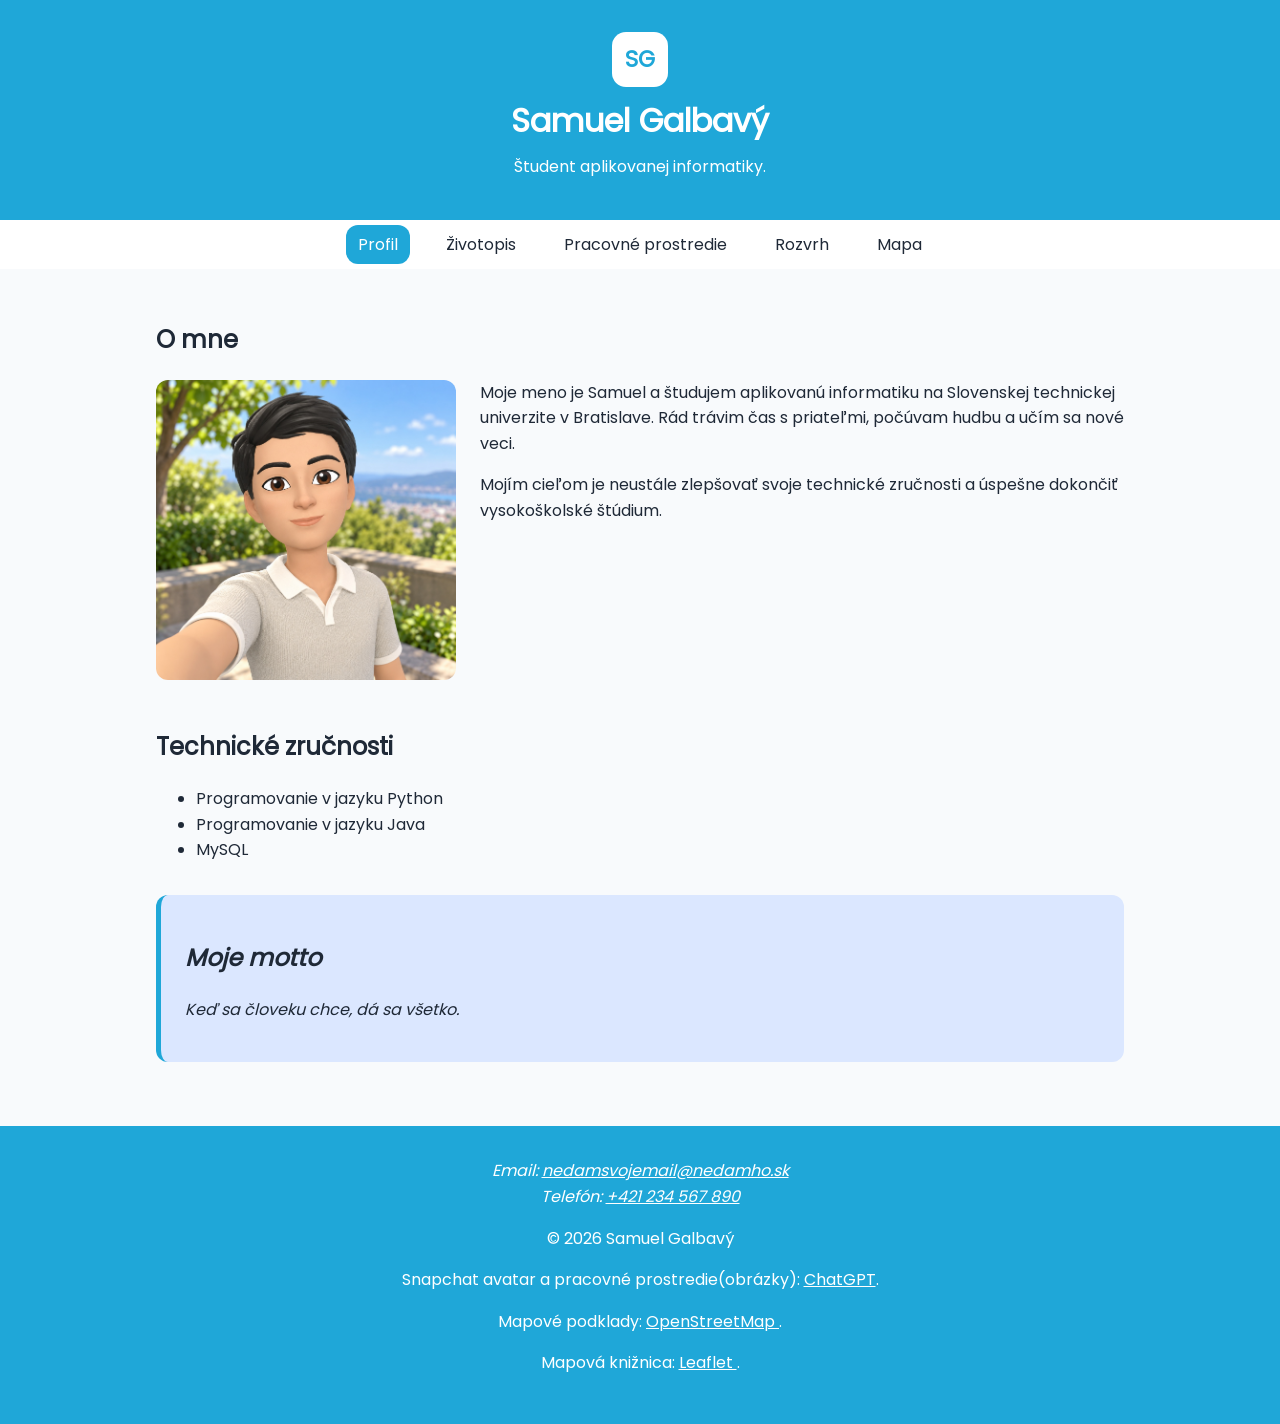
<file: index.html>
<!DOCTYPE html>
<html lang="sk">

<head>
    <meta charset="UTF-8">
    <meta name="viewport" content="width=device-width, initial-scale=1.0">

    <title>Profil | Samuel Galbavý</title>

    <meta name="description"
          content="Osobný profil Samuela Galbavého, študenta aplikovanej informatiky.">

    <meta property="og:title" content="Profil | Samuel Galbavý">
    <meta property="og:description"
          content="Osobná webová vizitka Samuela Galbavého.">
    <meta property="og:image" content="img/me.jpg">

    <link rel="icon" href="initials.png">
    <link rel="stylesheet" href="css/styles.css">
    <script src="js/script.js" defer></script>
</head>

<body>

    <header>
        <div>
            <p class="monogram">SG</p>

            <h1>Samuel Galbavý</h1>

            <p>Študent aplikovanej informatiky.</p>
        </div>
    </header>

    <nav>

        <button class="nav__toggle"
                type="button"
                aria-label="Otvoriť navigáciu">
            ☰
        </button>

        <ul>

            <li>
                <a class="nav__link nav__link--active"
                   href="index.html"
                   aria-current="page">
                    Profil
                </a>
            </li>

            <li>
                <a class="nav__link"
                   href="pages/cv.html">
                    Životopis
                </a>
            </li>

            <li>
                <a class="nav__link"
                   href="pages/workspace.html">
                    Pracovné prostredie
                </a>
            </li>

            <li>
                <a class="nav__link"
                   href="pages/schedule.html">
                    Rozvrh
                </a>
            </li>

            <li>
                <a class="nav__link"
                   href="pages/map.html">
                    Mapa
                </a>
            </li>

        </ul>

    </nav>

    <main>

        <section>

            <h2>O mne</h2>

            <img
                class="profile-photo"
                src="img/me.jpg"
                alt="avatar"
                width="300"
                height="300"
                loading="lazy"
            >

            <p>
                Moje meno je Samuel a študujem aplikovanú informatiku
                na Slovenskej technickej univerzite v Bratislave.
                Rád trávim čas s priateľmi, počúvam hudbu
                a učím sa nové veci.
            </p>

            <p>
                Mojím cieľom je neustále zlepšovať svoje technické
                zručnosti a úspešne dokončiť vysokoškolské štúdium.
            </p>

        </section>

        <section>

            <h2>Technické zručnosti</h2>

            <ul>
                <li>Programovanie v jazyku Python</li>
                <li>Programovanie v jazyku Java</li>
                <li>MySQL</li>
            </ul>

        </section>

        <aside>

            <h2>Moje motto</h2>

            <p>
                Keď sa človeku chce, dá sa všetko.
            </p>

        </aside>

    </main>

    <footer>

        <address>
            Email:
            <a href="mailto:nedamsvojemail@nedamho.sk">
                nedamsvojemail@nedamho.sk
            </a>

            <br>

            Telefón:
            <a href="tel:+421234567890">
                +421 234 567 890
            </a>
        </address>

        <p>© 2026 Samuel Galbavý</p>

        <p>
            Snapchat avatar a pracovné prostredie(obrázky):
            <a href="https://chatgpt.com/">ChatGPT</a>.
        </p>

        <p>
            Mapové podklady:
            <a href="https://www.openstreetmap.org/copyright">
                OpenStreetMap
            </a>.
        </p>

        <p>
            Mapová knižnica:
            <a href="https://leafletjs.com/">
                Leaflet
            </a>.
        </p>

    </footer>
   
</body>

</html>
</file>
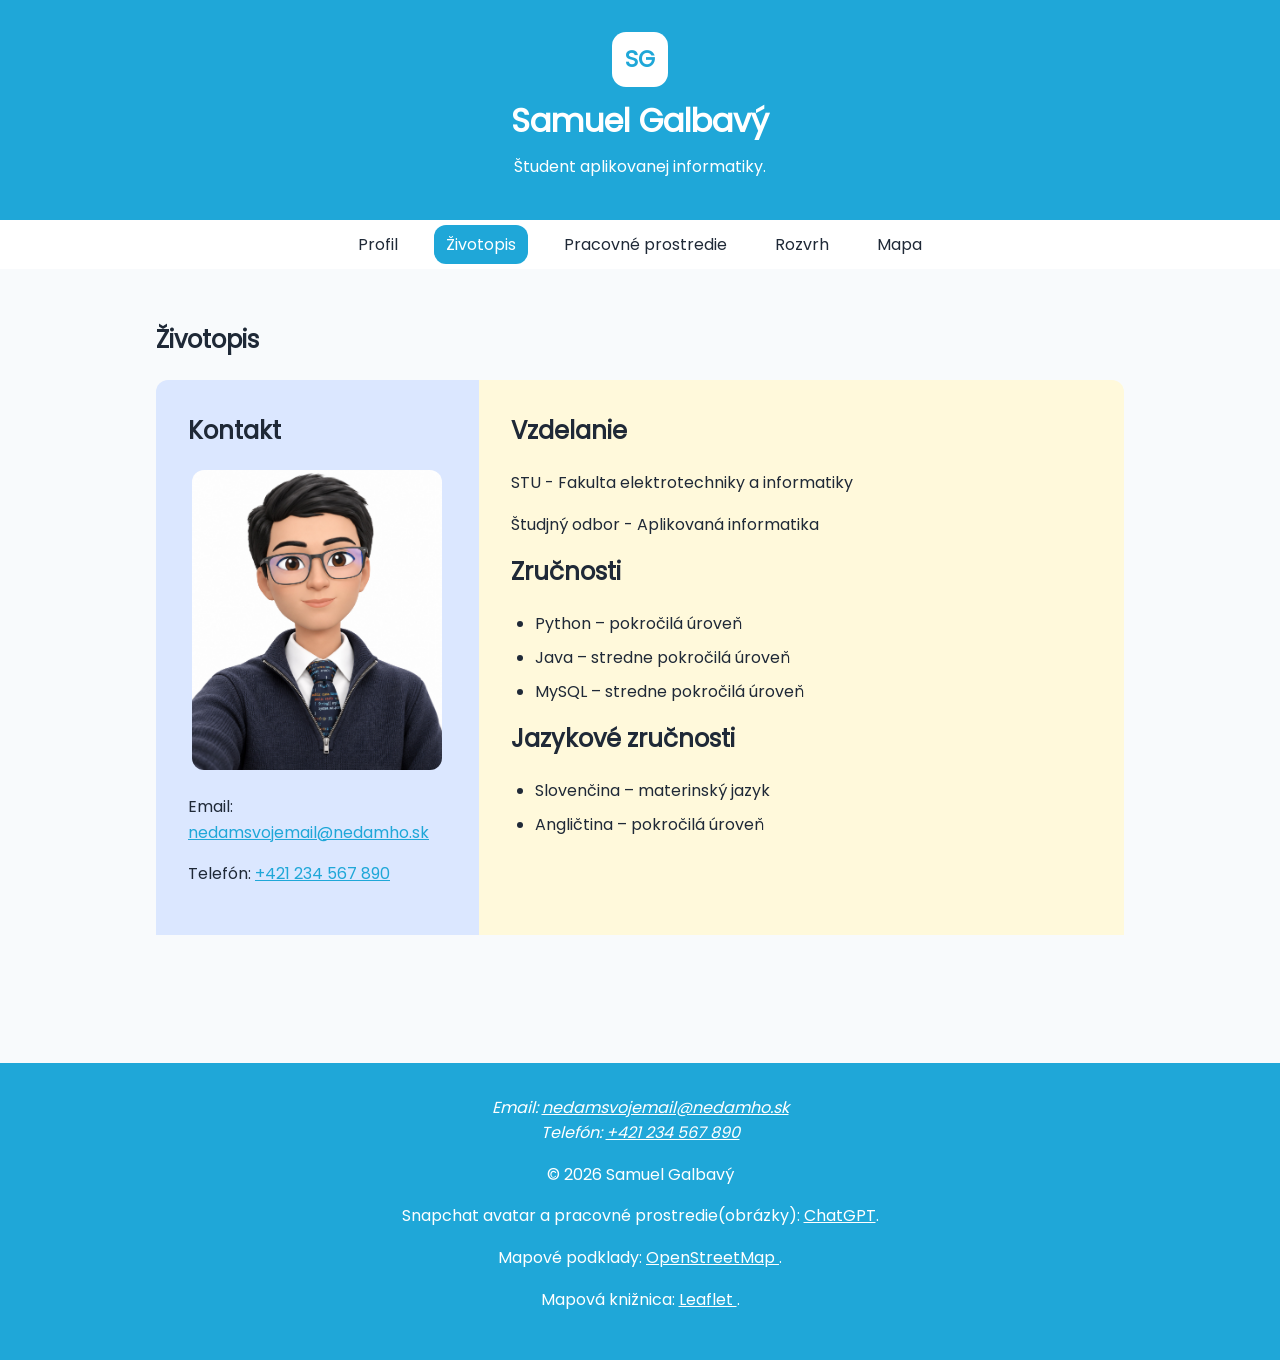
<file: pages/cv.html>
<!DOCTYPE html>
<html lang="sk">

<head>
    <meta charset="UTF-8">
    <meta name="viewport" content="width=device-width, initial-scale=1.0">

    <title>Životopis | Samuel Galbavý</title>

    <meta name="description"
      content="Životopis Samuela Galbavého, študenta aplikovanej informatiky.">

    <meta property="og:title" content="Životopis | Samuel Galbavý">
    <meta property="og:description"
      content="Vzdelanie, zručnosti a kontaktné informácie Samuela Galbavého.">
    <meta property="og:image" content="../img/me.jpg">

    <link rel="icon" href="../initials.png">
    <link rel="stylesheet" href="../css/styles.css">
    <link rel="stylesheet" href="../css/print.css">
    <script src="../js/script.js" defer></script>
    
</head>

<body>

    <header>
        <div>
            <p class="monogram">SG</p>

            <h1>Samuel Galbavý</h1>

            <p>Študent aplikovanej informatiky.</p>
        </div>
    </header>

<nav>

    <button class="nav__toggle"
            type="button"
            aria-label="Otvoriť navigáciu">
        ☰
    </button>

    <ul>

        <li>
            <a class="nav__link" href="../index.html">
                Profil
            </a>
        </li>

        <li>
            <a class="nav__link nav__link--active"
               href="cv.html"
               aria-current="page">
                Životopis
            </a>
        </li>

        <li>
            <a class="nav__link" href="workspace.html">
                Pracovné prostredie
            </a>
        </li>

        <li>
            <a class="nav__link" href="schedule.html">
                Rozvrh
            </a>
        </li>

        <li>
            <a class="nav__link" href="map.html">
                Mapa
            </a>
        </li>

    </ul>

</nav>

    <main>

        <section class="cv">

        <h2>Životopis</h2>

        <div class="cv__columns">

            <section class="cv__left">

                <h2>Kontakt</h2>

                <img
                    src="../img/selfie_cv.jpg"
                    alt="avatar"
                    width="250"
                    height="250"
                    loading="lazy"
                >

                <address>

                    <p>
                        Email:
                        <a href="mailto:nedamsvojemail@nedamho.sk">
                            nedamsvojemail@nedamho.sk
                        </a>
                    </p>

                    <p>
                        Telefón:
                        <a href="tel:+421234567890">
                            +421 234 567 890
                        </a>
                    </p>

                </address>

            </section>

            <section class="cv__right">

                <h2>Vzdelanie</h2>

                <p>
                    STU - Fakulta elektrotechniky a informatiky
                </p>

                <p>
                    Študjný odbor - Aplikovaná informatika
                </p>

                <h2>Zručnosti</h2>

                <ul>
                    <li>Python – pokročilá úroveň</li>
                    <li>Java – stredne pokročilá úroveň</li>
                    <li>MySQL – stredne pokročilá úroveň</li>
                </ul>

                <h2>Jazykové zručnosti</h2>

                <ul>
                    <li>Slovenčina – materinský jazyk</li>
                    <li>Angličtina – pokročilá úroveň</li>
                </ul>

            </section>

        </div>

    </section>

    </main>

    <footer>

        <address>
            Email:
            <a href="mailto:nedamsvojemail@nedamho.sk">
                nedamsvojemail@nedamho.sk
            </a>

            <br>

            Telefón:
            <a href="tel:+421234567890">
                +421 234 567 890
            </a>
        </address>

        <p>© 2026 Samuel Galbavý</p>

        <p>
            Snapchat avatar a pracovné prostredie(obrázky):
            <a href="https://chatgpt.com/">ChatGPT</a>.
        </p>

        <p>
            Mapové podklady:
            <a href="https://www.openstreetmap.org/copyright">
                OpenStreetMap
            </a>.
        </p>

        <p>
            Mapová knižnica:
            <a href="https://leafletjs.com/">
                Leaflet
            </a>.
        </p>

    </footer>

</body>

</html>
</file>
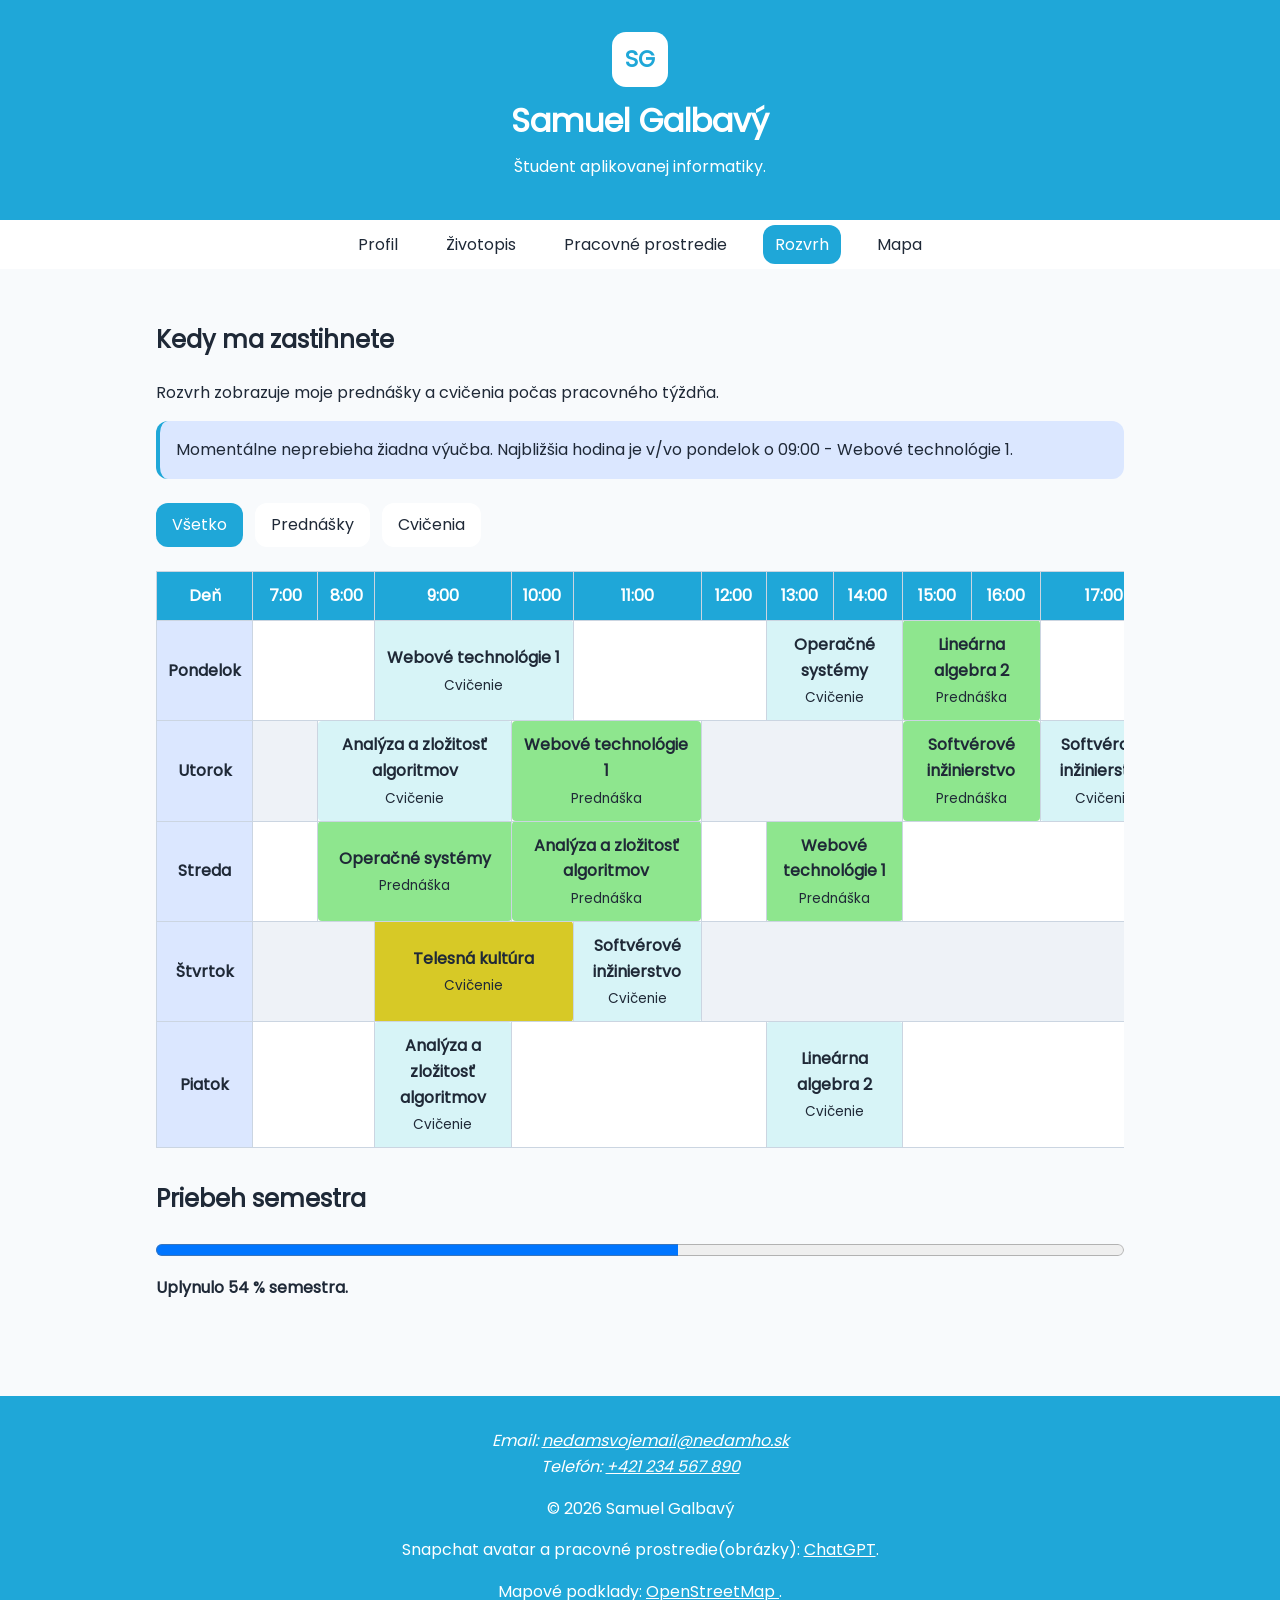
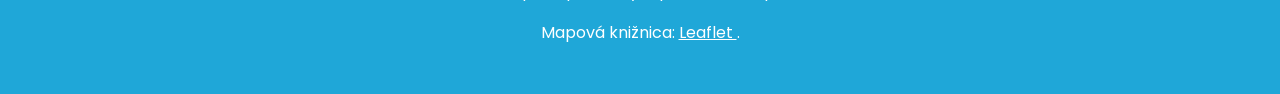
<file: pages/schedule.html>
<!DOCTYPE html>
<html lang="sk">

<head>
    <meta charset="UTF-8">
    <meta name="viewport"
          content="width=device-width, initial-scale=1.0">

    <title>Rozvrh | Samuel Galbavý</title>

    <meta name="description"
          content="Týždenný rozvrh Samuela Galbavého, študenta aplikovanej informatiky.">

    <meta property="og:title"
          content="Rozvrh | Samuel Galbavý">

    <meta property="og:description"
          content="Týždenný rozvrh prednášok a cvičení Samuela Galbavého.">

    <meta property="og:image"
          content="../img/me.jpg">

    <link rel="icon"
          href="../initials.png">

    <link rel="stylesheet"
          href="../css/styles.css">
</head>

<body>

    <header>
        <div>
            <p class="monogram">SG</p>

            <h1>Samuel Galbavý</h1>

            <p>Študent aplikovanej informatiky.</p>
        </div>
    </header>


    <nav>

        <button class="nav__toggle"
                type="button"
                aria-label="Otvoriť navigáciu">
            ☰
        </button>

        <ul>

            <li>
                <a class="nav__link"
                   href="../index.html">
                    Profil
                </a>
            </li>

            <li>
                <a class="nav__link"
                   href="cv.html">
                    Životopis
                </a>
            </li>

            <li>
                <a class="nav__link"
                   href="workspace.html">
                    Pracovné prostredie
                </a>
            </li>

            <li>
                <a class="nav__link nav__link--active"
                   href="schedule.html"
                   aria-current="page">
                    Rozvrh
                </a>
            </li>

            <li>
                <a class="nav__link"
                   href="map.html">
                    Mapa
                </a>
            </li>

        </ul>

    </nav>


    <main>

        <section>

            <h2>Kedy ma zastihnete</h2>

            <p>
                Rozvrh zobrazuje moje prednášky a cvičenia
                počas pracovného týždňa.
            </p>


            <p id="schedule-status">
                Zisťujem aktuálnu hodinu...
            </p>


            <div class="schedule__filters">

                <button class="schedule__filter schedule__filter--active"
                        type="button"
                        data-filter="all">
                    Všetko
                </button>

                <button class="schedule__filter"
                        type="button"
                        data-filter="lecture">
                    Prednášky
                </button>

                <button class="schedule__filter"
                        type="button"
                        data-filter="exercise">
                    Cvičenia
                </button>

            </div>


            <p id="schedule-filter-message"
               hidden>
                Pre zvolený filter sa nenašli žiadne hodiny.
            </p>

            <div class="schedule__table-wrapper">

                <table class="schedule">

                    <thead>

                        <tr>
                            <th scope="col">Deň</th>

                            <th scope="col">7:00</th>
                            <th scope="col">8:00</th>
                            <th scope="col">9:00</th>
                            <th scope="col">10:00</th>
                            <th scope="col">11:00</th>
                            <th scope="col">12:00</th>
                            <th scope="col">13:00</th>
                            <th scope="col">14:00</th>
                            <th scope="col">15:00</th>
                            <th scope="col">16:00</th>
                            <th scope="col">17:00</th>
                            <th scope="col">18:00</th>
                            <th scope="col">19:00</th>
                            <th scope="col">20:00</th>
                        </tr>

                    </thead>


                    <tbody>

                        <tr data-day="1">

                            <th scope="row">
                                Pondelok
                            </th>

                            <td class="schedule__free"
                                colspan="2">
                            </td>


                            <td class="schedule__lesson schedule__lesson--exercise"
                                colspan="2"
                                data-type="exercise"
                                data-start="09:00"
                                data-end="10:50">

                                <strong>
                                    Webové technológie 1
                                </strong>

                                <span>
                                    Cvičenie
                                </span>

                            </td>


                            <td class="schedule__free"
                                colspan="2">
                            </td>


                            <td class="schedule__lesson schedule__lesson--exercise"
                                colspan="2"
                                data-type="exercise"
                                data-start="13:00"
                                data-end="14:50">

                                <strong>
                                    Operačné systémy
                                </strong>

                                <span>
                                    Cvičenie
                                </span>

                            </td>


                            <td class="schedule__lesson schedule__lesson--lecture"
                                colspan="2"
                                data-type="lecture"
                                data-start="15:00"
                                data-end="16:50">

                                <strong>
                                    Lineárna algebra 2
                                </strong>

                                <span>
                                    Prednáška
                                </span>

                            </td>


                            <td class="schedule__free"
                                colspan="4">
                            </td>

                        </tr>

                        <tr data-day="2">

                            <th scope="row">
                                Utorok
                            </th>


                            <td class="schedule__free">
                            </td>


                            <td class="schedule__lesson schedule__lesson--exercise"
                                colspan="2"
                                data-type="exercise"
                                data-start="08:00"
                                data-end="09:50">

                                <strong>
                                    Analýza a zložitosť algoritmov
                                </strong>

                                <span>
                                    Cvičenie
                                </span>

                            </td>


                            <td class="schedule__lesson schedule__lesson--lecture"
                                colspan="2"
                                data-type="lecture"
                                data-start="10:00"
                                data-end="11:50">

                                <strong>
                                    Webové technológie 1
                                </strong>

                                <span>
                                    Prednáška
                                </span>

                            </td>


                            <td class="schedule__free"
                                colspan="3">
                            </td>


                            <td class="schedule__lesson schedule__lesson--lecture"
                                colspan="2"
                                data-type="lecture"
                                data-start="15:00"
                                data-end="16:50">

                                <strong>
                                    Softvérové inžinierstvo
                                </strong>

                                <span>
                                    Prednáška
                                </span>

                            </td>


                            <td class="schedule__lesson schedule__lesson--exercise"
                                data-type="exercise"
                                data-start="17:00"
                                data-end="17:50">

                                <strong>
                                    Softvérové inžinierstvo
                                </strong>

                                <span>
                                    Cvičenie
                                </span>

                            </td>


                            <td class="schedule__free"
                                colspan="3">
                            </td>

                        </tr>

                        <tr data-day="3">

                            <th scope="row">
                                Streda
                            </th>


                            <td class="schedule__free">
                            </td>


                            <td class="schedule__lesson schedule__lesson--lecture"
                                colspan="2"
                                data-type="lecture"
                                data-start="08:00"
                                data-end="09:50">

                                <strong>
                                    Operačné systémy
                                </strong>

                                <span>
                                    Prednáška
                                </span>

                            </td>


                            <td class="schedule__lesson schedule__lesson--lecture"
                                colspan="2"
                                data-type="lecture"
                                data-start="10:00"
                                data-end="11:50">

                                <strong>
                                    Analýza a zložitosť algoritmov
                                </strong>

                                <span>
                                    Prednáška
                                </span>

                            </td>


                            <td class="schedule__free">
                            </td>


                            <td class="schedule__lesson schedule__lesson--lecture"
                                colspan="2"
                                data-type="lecture"
                                data-start="13:00"
                                data-end="14:50">

                                <strong>
                                    Webové technológie 1
                                </strong>

                                <span>
                                    Prednáška
                                </span>

                            </td>


                            <td class="schedule__free"
                                colspan="6">
                            </td>

                        </tr>


                        <tr data-day="4">

                            <th scope="row">Štvrtok</th>

                            <td class="schedule__free" colspan="2"></td>

                            <td class="schedule__lesson schedule__lesson--exercise schedule__lesson--sport"
                                colspan="2"
                                data-type="exercise"
                                data-start="09:00"
                                data-end="10:50">

                                <strong>Telesná kultúra</strong>
                                <span>Cvičenie</span>

                            </td>

                            <td class="schedule__lesson schedule__lesson--exercise"
                                data-type="exercise"
                                data-start="11:00"
                                data-end="11:50">

                                <strong>Softvérové inžinierstvo</strong>
                                <span>Cvičenie</span>

                            </td>

                            <td class="schedule__free" colspan="9"></td>

                        </tr>

                        <tr data-day="5">

                            <th scope="row">
                                Piatok
                            </th>


                            <td class="schedule__free"
                                colspan="2">
                            </td>


                            <td class="schedule__lesson schedule__lesson--exercise"
                                data-type="exercise"
                                data-start="09:00"
                                data-end="09:50">

                                <strong>
                                    Analýza a zložitosť algoritmov
                                </strong>

                                <span>
                                    Cvičenie
                                </span>

                            </td>


                            <td class="schedule__free"
                                colspan="3">
                            </td>


                            <td class="schedule__lesson schedule__lesson--exercise"
                                colspan="2"
                                data-type="exercise"
                                data-start="13:00"
                                data-end="14:50">

                                <strong>
                                    Lineárna algebra 2
                                </strong>

                                <span>
                                    Cvičenie
                                </span>

                            </td>


                            <td class="schedule__free"
                                colspan="6">
                            </td>

                        </tr>

                    </tbody>

                </table>

            </div>

            <section class="semester-progress">

                <h2>Priebeh semestra</h2>

                <progress id="semester-progress"
                          value="0"
                          max="100">
                    0 %
                </progress>

                <p id="semester-progress-text">
                    Uplynulo 0 % semestra.
                </p>

            </section>

        </section>

    </main>

    <footer>

        <address>
            Email:
            <a href="mailto:nedamsvojemail@nedamho.sk">
                nedamsvojemail@nedamho.sk
            </a>

            <br>

            Telefón:
            <a href="tel:+421234567890">
                +421 234 567 890
            </a>
        </address>

        <p>© 2026 Samuel Galbavý</p>

        <p>  
            Snapchat avatar a pracovné prostredie(obrázky):
            <a href="https://chatgpt.com/">ChatGPT</a>.
        </p>

        <p>
            Mapové podklady:
            <a href="https://www.openstreetmap.org/copyright">
                OpenStreetMap
            </a>.
        </p>

        <p>
            Mapová knižnica:
            <a href="https://leafletjs.com/">
                Leaflet
            </a>.
        </p>

    </footer>


    <script src="../js/script.js"></script>

</body>

</html>
</file>
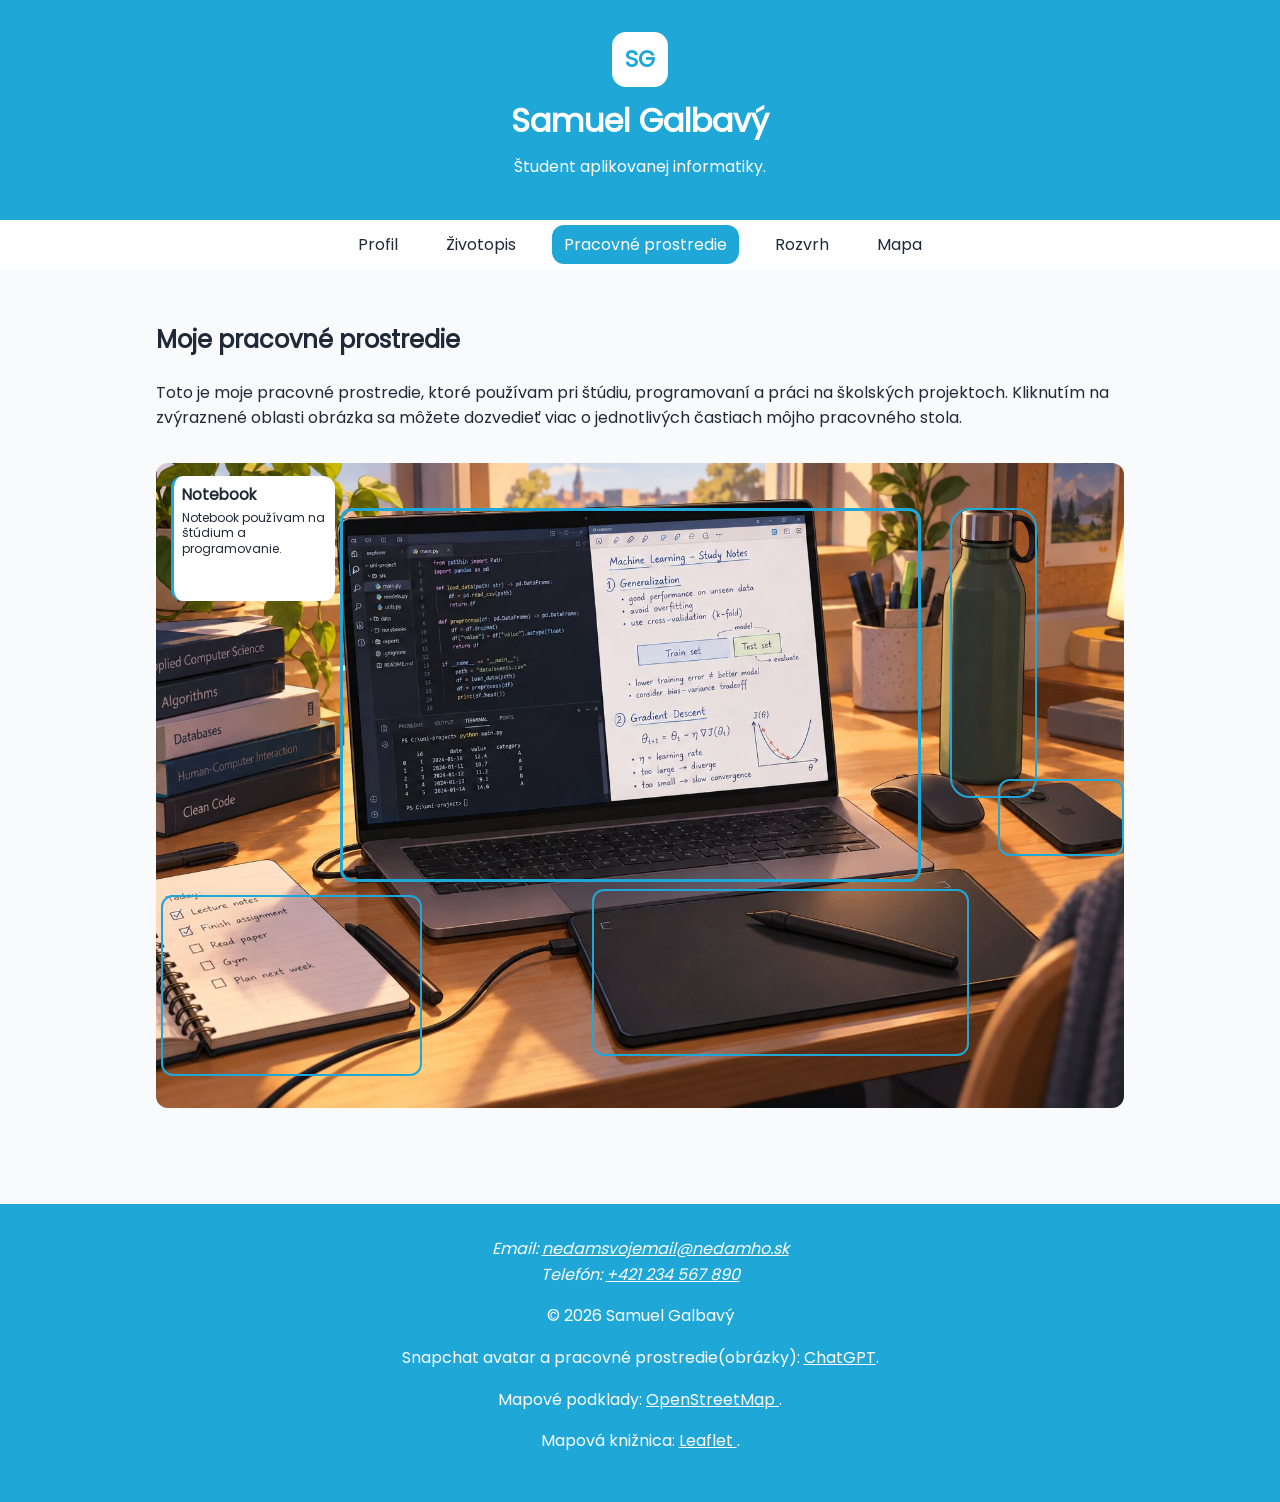
<file: pages/workspace.html>
<!DOCTYPE html>
<html lang="sk">

<head>
    <meta charset="UTF-8">
    <meta name="viewport" content="width=device-width, initial-scale=1.0">

    <title>Pracovné prostredie | Samuel Galbavý</title>

    <meta name="description"
          content="Interaktívne pracovné prostredie Samuela Galbavého, študenta aplikovanej informatiky.">

    <meta property="og:title"
          content="Pracovné prostredie | Samuel Galbavý">

    <meta property="og:description"
          content="Interaktívny pohľad na pracovné prostredie Samuela Galbavého.">

    <meta property="og:image"
          content="../img/workspace.jpg">

    <link rel="icon"
          href="../initials.png">

    <link rel="stylesheet"
          href="../css/styles.css">
</head>

<body>

    <header>
        <div>

            <p class="monogram">SG</p>

            <h1>Samuel Galbavý</h1>

            <p>Študent aplikovanej informatiky.</p>

        </div>
    </header>


    <nav>

        <button class="nav__toggle"
                type="button"
                aria-label="Otvoriť navigáciu">
            ☰
        </button>

        <ul>

            <li>
                <a class="nav__link"
                   href="../index.html">
                    Profil
                </a>
            </li>

            <li>
                <a class="nav__link"
                   href="cv.html">
                    Životopis
                </a>
            </li>

            <li>
                <a class="nav__link nav__link--active"
                   href="workspace.html"
                   aria-current="page">
                    Pracovné prostredie
                </a>
            </li>

            <li>
                <a class="nav__link"
                   href="schedule.html">
                    Rozvrh
                </a>
            </li>

            <li>
                <a class="nav__link"
                   href="map.html">
                    Mapa
                </a>
            </li>

        </ul>

    </nav>


    <main>

        <section>

            <h2>Moje pracovné prostredie</h2>

            <p>
                Toto je moje pracovné prostredie, ktoré používam
                pri štúdiu, programovaní a práci na školských projektoch.
                Kliknutím na zvýraznené oblasti obrázka sa môžete
                dozvedieť viac o jednotlivých častiach môjho pracovného stola.
            </p>


            <div class="workspace">


                <input class="workspace__radio"
                       type="radio"
                       name="workspace-hotspot"
                       id="hotspot-laptop"
                       checked>

                <input class="workspace__radio"
                       type="radio"
                       name="workspace-hotspot"
                       id="hotspot-tablet">

                <input class="workspace__radio"
                       type="radio"
                       name="workspace-hotspot"
                       id="hotspot-bottle">

                <input class="workspace__radio"
                       type="radio"
                       name="workspace-hotspot"
                       id="hotspot-planner">

                <input class="workspace__radio"
                       type="radio"
                       name="workspace-hotspot"
                       id="hotspot-phone">


                <div class="workspace__image-wrapper">

                    <img
                        class="workspace__image"
                        src="../img/workspace.jpg"
                        alt="Pracovné prostredie"
                        width="1536"
                        height="1024"
                        loading="lazy"
                    >


                    <label class="workspace__hotspot workspace__hotspot--laptop"
                           for="hotspot-laptop"
                           tabindex="0">

                        <span class="visually-hidden">
                            Notebook
                        </span>

                    </label>


                    <label class="workspace__hotspot workspace__hotspot--tablet"
                           for="hotspot-tablet"
                           tabindex="0">

                        <span class="visually-hidden">
                            Grafický tablet
                        </span>

                    </label>


                    <label class="workspace__hotspot workspace__hotspot--bottle"
                           for="hotspot-bottle"
                           tabindex="0">

                        <span class="visually-hidden">
                            Fľaša
                        </span>

                    </label>


                    <label class="workspace__hotspot workspace__hotspot--planner"
                           for="hotspot-planner"
                           tabindex="0">

                        <span class="visually-hidden">
                            Plánovač
                        </span>

                    </label>

                    <label class="workspace__hotspot workspace__hotspot--phone"
                           for="hotspot-phone"
                           tabindex="0">

                        <span class="visually-hidden">
                            Telefón
                        </span>

                    </label>

                </div>

                <div class="workspace__panels">


                    <article class="workspace__panel workspace__panel--laptop">

                        <h2>Notebook</h2>

                        <p>
                            Notebook používam na štúdium a programovanie.
                        </p>

                    </article>


                    <article class="workspace__panel workspace__panel--tablet">

                        <h2>Grafický tablet</h2>

                        <p>
                            Grafický tablet používam na písanie poznámok.
                        </p>

                    </article>


                    <article class="workspace__panel workspace__panel--bottle">

                        <h2>Fľaša</h2>

                        <p>
                            Pijem z nej vodu, nič viac.
                        </p>

                    </article>


                    <article class="workspace__panel workspace__panel--planner">

                        <h2>Plánovač</h2>

                        <p>
                            Plánovač používam na plánovanie zadaní a štúdia na zápočty a skúšky.
                        </p>

                    </article>


                    <article class="workspace__panel workspace__panel--phone">

                        <h2>Telefón</h2>

                        <p>
                            Telefón používam na scrollovanie tiktoku , keď sa potrebujem odreagovať. 
                            
                        </p>

                    </article>

                </div>

            </div>

        </section>

    </main>

    <footer>

        <address>
            Email:
            <a href="mailto:nedamsvojemail@nedamho.sk">
                nedamsvojemail@nedamho.sk
            </a>

            <br>

            Telefón:
            <a href="tel:+421234567890">
                +421 234 567 890
            </a>
        </address>

        <p>© 2026 Samuel Galbavý</p>

        <p>
            Snapchat avatar a pracovné prostredie(obrázky):
            <a href="https://chatgpt.com/">ChatGPT</a>.
        </p>

        <p>
            Mapové podklady:
            <a href="https://www.openstreetmap.org/copyright">
                OpenStreetMap
            </a>.
        </p>

        <p>
            Mapová knižnica:
            <a href="https://leafletjs.com/">
                Leaflet
            </a>.
        </p>

    </footer>


    <script src="../js/script.js"></script>

</body>

</html>
</file>
<file: css/styles.css>
@font-face {
    font-family: "Poppins";
    src: url("../fonts/Poppins-Regular.woff2") format("woff2");
    font-weight: 400;
    font-style: normal;
}

:root {
    --color-brand-primary: #1fa7d8;
    --color-brand-secondary: #dbe7ff;
    --color-accent: #1fa7d8;

    --color-text: #1f2937;
    --color-background: #f8fafc;
    --color-surface: #ffffff;

    --color-lecture: #8ee68e;
    --color-exercise: #d7f4f7;
    --color-table-border: #cbd5e1;
    --color-row-alt: #eef2f7;
    --color-current: #f59e0b;
    --color-cv-right: #fff9db;
    --color-sport: #d7c926;

    --radius: 12px;
    --space: 1rem;
}

* {
    box-sizing: border-box;
}

body {
    margin: 0;
    font-family: "Poppins", sans-serif;
    color: var(--color-text);
    background-color: var(--color-background);
    line-height: 1.6;
}

header {
    background-color: var(--color-brand-primary);
    color: var(--color-surface);
    padding: 2rem 1rem;
    text-align: center;
}

.monogram {
    display: inline-block;
    margin: 0 0 0.5rem;
    padding: 0.6rem 0.8rem;

    background-color: var(--color-surface);
    color: var(--color-brand-primary);

    border-radius: 14px;

    font-size: 1.4rem;
    font-weight: bold;
}

header h1 {
    margin: 0;
}

header p {
    margin: 0.5rem 0;
}

nav {
    background-color: var(--color-surface);
    padding: 0.75rem 1rem;
}

nav ul {
    list-style: none;

    display: flex;
    justify-content: center;
    gap: 1.5rem;

    margin: 0;
    padding: 0;
}

.nav__link {
    color: var(--color-text);
    text-decoration: none;

    padding: 0.5rem 0.75rem;
    border-radius: var(--radius);
}

.nav__link:hover {
    background-color: var(--color-brand-secondary);
}

.nav__link--active {
    background-color: var(--color-brand-primary);
    color: var(--color-surface);
}

.nav__toggle {
    display: none;

    background: none;
    border: none;

    font-size: 1.8rem;
    cursor: pointer;
}

main {
    max-width: 1000px;
    margin: 0 auto;
    padding: 2rem 1rem;
}

section {
    margin-bottom: 2rem;
}

.profile-photo {
    float: left;

    margin-right: 1.5rem;
    margin-bottom: 1rem;

    border-radius: var(--radius);
}

section::after {
    content: "";
    display: block;
    clear: both;
}

aside {
    margin-top: 2rem;
    padding: 1.5rem;

    background-color: var(--color-brand-secondary);
    border-left: 5px solid var(--color-accent);
    border-radius: var(--radius);

    font-style: italic;
}

footer {
    margin-top: 2rem;
    padding: 2rem 1rem;

    background-color: var(--color-brand-primary);
    color: var(--color-surface);

    text-align: center;
}

footer a {
    color: var(--color-surface);
}

/*workspace*/
.workspace {
    position: relative;
    margin-top: 2rem;
}

.workspace__image-wrapper {
    position: relative;
    width: 100%;
    overflow: hidden;
    border-radius: var(--radius);
}

.workspace__image {
    display: block;
    width: 100%;
    height: auto;
}

.workspace__radio {
    position: absolute;

    width: 1px;
    height: 1px;

    opacity: 0;
    overflow: hidden;
}

.workspace__hotspot {
    position: absolute;
    z-index: 2;

    border: 2px solid var(--color-accent);
    border-radius: 12px;

    background-color: transparent;

    cursor: pointer;

    transition:
        background-color 0.2s ease,
        opacity 0.2s ease,
        transform 0.2s ease;
}

.workspace__hotspot:hover {
    background-color: var(--color-brand-secondary);
    opacity: 1;
    transform: scale(1.01);
}

.workspace__hotspot:focus-visible {
    outline: 3px solid var(--color-accent);
    outline-offset: 2px;
}

.workspace__hotspot--laptop {
    left: 19%;
    top: 7%;

    width: 60%;
    height: 58%;
}

.workspace__hotspot--tablet {
    left: 45%;
    top: 66%;

    width: 39%;
    height: 26%;
}

.workspace__hotspot--bottle {
    left: 82%;
    top: 7%;

    width: 9%;
    height: 45%;

    border-radius: 20px;
}

.workspace__hotspot--planner {
    left: 0.5%;
    top: 67%;

    width: 27%;
    height: 28%;
}

.workspace__hotspot--phone {
    left: 87%;
    top: 49%;

    width: 13%;
    height: 12%;

    border-radius: var(--radius);
}

#hotspot-laptop:checked ~ .workspace__image-wrapper
.workspace__hotspot--laptop,

#hotspot-tablet:checked ~ .workspace__image-wrapper
.workspace__hotspot--tablet,

#hotspot-bottle:checked ~ .workspace__image-wrapper
.workspace__hotspot--bottle,

#hotspot-planner:checked ~ .workspace__image-wrapper
.workspace__hotspot--planner,

#hotspot-velo:checked ~ .workspace__image-wrapper
.workspace__hotspot--phone{
    background-color: transparent;
    opacity: 1;
    border-width: 3px;
}


.workspace__panels {
    position: absolute;
    z-index: 3;

    left: 1.5%;
    top: 2%;

    width: 17%;
    height: 125px;
}

.workspace__panel {
    display: none;

    width: 100%;
    height: 100%;

    padding: 0.55rem;

    overflow: auto;

    background-color: var(--color-surface);
    color: var(--color-text);

    border-left: 3px solid var(--color-accent);
    border-radius: var(--radius);

    font-size: 0.75rem;
    line-height: 1.3;
}

.workspace__panel h2 {
    margin: 0 0 0.35rem;

    font-size: 0.95rem;
}

.workspace__panel p {
    margin: 0;
}

#hotspot-laptop:checked ~ .workspace__panels
.workspace__panel--laptop {
    display: block;
}

#hotspot-tablet:checked ~ .workspace__panels
.workspace__panel--tablet {
    display: block;
}

#hotspot-bottle:checked ~ .workspace__panels
.workspace__panel--bottle {
    display: block;
}

#hotspot-planner:checked ~ .workspace__panels
.workspace__panel--planner {
    display: block;
}

#hotspot-phone:checked ~ .workspace__panels
.workspace__panel--phone {
    display: block;
}

.visually-hidden {
    position: absolute;

    width: 1px;
    height: 1px;

    padding: 0;
    margin: -1px;

    overflow: hidden;

    clip: rect(0, 0, 0, 0);

    white-space: nowrap;
    border: 0;
}


/*map*/
#map {
    width: 100%;
    height: 500px;

    margin-top: 1rem;
    margin-bottom: 2rem;

    border-radius: var(--radius);
    overflow: hidden;
}

#points-list {
    padding-left: 1.5rem;
}

#points-list li {
    margin-bottom: 0.5rem;
}

#empty-state {
    padding: 1rem;

    background-color: var(--color-brand-secondary);
    border-radius: var(--radius);
}

#point-select,
#target-select {
    padding: 0.6rem;
    margin: 0.5rem 1rem 0.5rem 0;

    border: 1px solid var(--color-brand-primary);
    border-radius: var(--radius);

    font-family: inherit;
}

#calculate-distance {
    padding: 0.6rem 1rem;

    background-color: var(--color-brand-primary);
    color: var(--color-surface);

    border: none;
    border-radius: var(--radius);

    font-family: inherit;
    cursor: pointer;
}

#calculate-distance:hover {
    background-color: var(--color-accent);
}

#distance-result {
    margin-top: 1rem;
    font-weight: bold;
}

/*cv*/
.cv {
    margin-bottom: 2rem;
}

.cv__columns {
    display: grid;
    grid-template-columns: 1fr 2fr;
    align-items: stretch;

    border-radius: var(--radius);
    overflow: hidden;
}

.cv__left {
    background-color: var(--color-brand-secondary);
    padding: 2rem;
}

.cv__right {
    background-color: var(--color-cv-right);
    padding: 2rem;
}

.cv__left img {
    display: block;

    max-width: 100%;
    height: auto;

    margin: 0 auto 1.5rem;

    border-radius: var(--radius);
}

.cv__left address {
    font-style: normal;
}

.cv__left a {
    color: var(--color-brand-primary);
}

.cv__left a:hover {
    text-decoration: none;
}

.cv__right h2,
.cv__left h2 {
    margin-top: 0;
}

.cv__right ul {
    padding-left: 1.5rem;
}

.cv__right li {
    margin-bottom: 0.5rem;
}


/*schedule*/
.schedule__filters {
    display: flex;
    flex-wrap: wrap;
    gap: 0.75rem;

    margin: 1.5rem 0;
}

.schedule__filter {
    padding: 0.6rem 1rem;

    border: none;
    border-radius: var(--radius);

    background-color: var(--color-surface);
    color: var(--color-text);

    font-family: inherit;
    font-size: 1rem;

    cursor: pointer;
}

.schedule__filter:hover {
    background-color: var(--color-brand-secondary);
}

.schedule__filter--active {
    background-color: var(--color-brand-primary);
    color: var(--color-surface);    
}

#schedule-status {
    padding: 1rem;

    background-color: var(--color-brand-secondary);

    border-left: 4px solid var(--color-accent);
    border-radius: var(--radius);
}

.schedule__table-wrapper {
    width: 100%;

    overflow-x: auto;

    margin-top: 1rem;
    margin-bottom: 2rem;
}

.schedule {
    width: 100%;
    min-width: 1200px;

    border-collapse: collapse;

    background-color: var(--color-surface);
}

.schedule th,
.schedule td {
    padding: 0.7rem;

    border: 1px solid var(--color-table-border);

    text-align: center;
    vertical-align: middle;
}

.schedule thead th {
    background-color: var(--color-brand-primary);
    color: var(--color-surface);

    font-weight: bold;
}

.schedule tbody th {
    background-color: var(--color-brand-secondary);

    white-space: nowrap;
}


.schedule tbody tr:nth-of-type(even) .schedule__free {
    background-color: var(--color-row-alt);
}

.schedule__free {
    min-width: 65px;
}

.schedule__lesson {
    min-width: 110px;
    border-radius: 4px;
    transition:
        transform 0.2s ease,
        outline 0.2s ease;
}

.schedule__lesson strong {
    display: block;
    margin-bottom: 0.25rem;
}

.schedule__lesson span {
    display: block;
    font-size: 0.85rem;
}


.schedule__lesson--lecture {
    background-color: var(--color-lecture);
}

.schedule__lesson--exercise {
    background-color: var(--color-exercise);
}

.schedule__lesson--sport {
    background-color: var(--color-sport);
}

.schedule__lesson--current {
    position: relative;

    outline: 4px solid var(--color-current);
    outline-offset: -4px;

    font-weight: bold;
}

.schedule__lesson--current::after {
    content: "Práve prebieha";

    display: block;

    margin-top: 0.4rem;

    font-size: 0.75rem;
    font-weight: bold;
}

.schedule__lesson--hidden {
    visibility: hidden;
}

#schedule-filter-message {
    padding: 1rem;

    background-color: var(--color-brand-secondary);

    border-radius: var(--radius);

    font-weight: bold;
}

.semester-progress {
    margin-top: 2rem;
}

.semester-progress progress {
    width: 100%;
    height: 24px;
}

#semester-progress-text {
    margin-top: 0.5rem;
    font-weight: bold;
}

/*media block*/
@media (max-width: 768px) {

    nav ul {
        display: none;
        flex-direction: column;
        align-items: center;
        margin-top: 1rem;
    }

    .nav__toggle {
        display: block;
    }

    nav ul.nav__list--open {
        display: flex;
    }

    .profile-photo {
        float: none;
        display: block;

        max-width: 100%;
        height: auto;

        margin: 0 auto 1.5rem;
    }

     .cv__columns {
        grid-template-columns: 1fr;
    }

        #map {
        height: 350px;
    }

    #point-select,
    #target-select,
    #calculate-distance {
        display: block;
        width: 100%;
        margin: 0.5rem 0;
    }

        .workspace__panels {
        position: static;

        width: 100%;
        height: 145px;

        margin-top: var(--space);
    }

    .workspace__panel {
        width: 100%;
        height: 100%;
    }

    .workspace__hotspot {
        border-width: 2px;
    }

    .schedule {
    font-size: 0.85rem;
    }

    .schedule th,
    .schedule td {
    padding: 0.5rem;
    }
}
</file>
<file: css/print.css>
@media print {

    nav,
    footer,
    .nav__toggle {
        display: none;
    }

    body {
        background: white;
        color: black;
        font-size: 11pt;
    }

    header {
        background: none;
        color: black;
        padding: 0;
        margin-bottom: 1rem;
    }

    .monogram {
        background: none;
        color: black;
        border: 1px solid black;
    }

    main {
        max-width: none;
        margin: 0;
        padding: 0;
    }

    .cv {
        margin: 0;
    }

    .cv__columns {
        display: grid;
        grid-template-columns: 1fr 2fr;

        border-radius: 0;
        overflow: visible;
    }

    .cv__left,
    .cv__right {
        background: white;
        color: black;
        padding: 1rem;
    }

    .cv__left img {
        max-width: 140px;
        height: auto;
        margin-bottom: 1rem;
    }

    .cv__left a {
        color: black;
        text-decoration: none;
    }

    h1,
    h2,
    p,
    ul {
        margin-top: 0.3rem;
        margin-bottom: 0.3rem;
    }

    @page {
        size: A4;
        margin: 1.2cm;
    }
}
</file>
